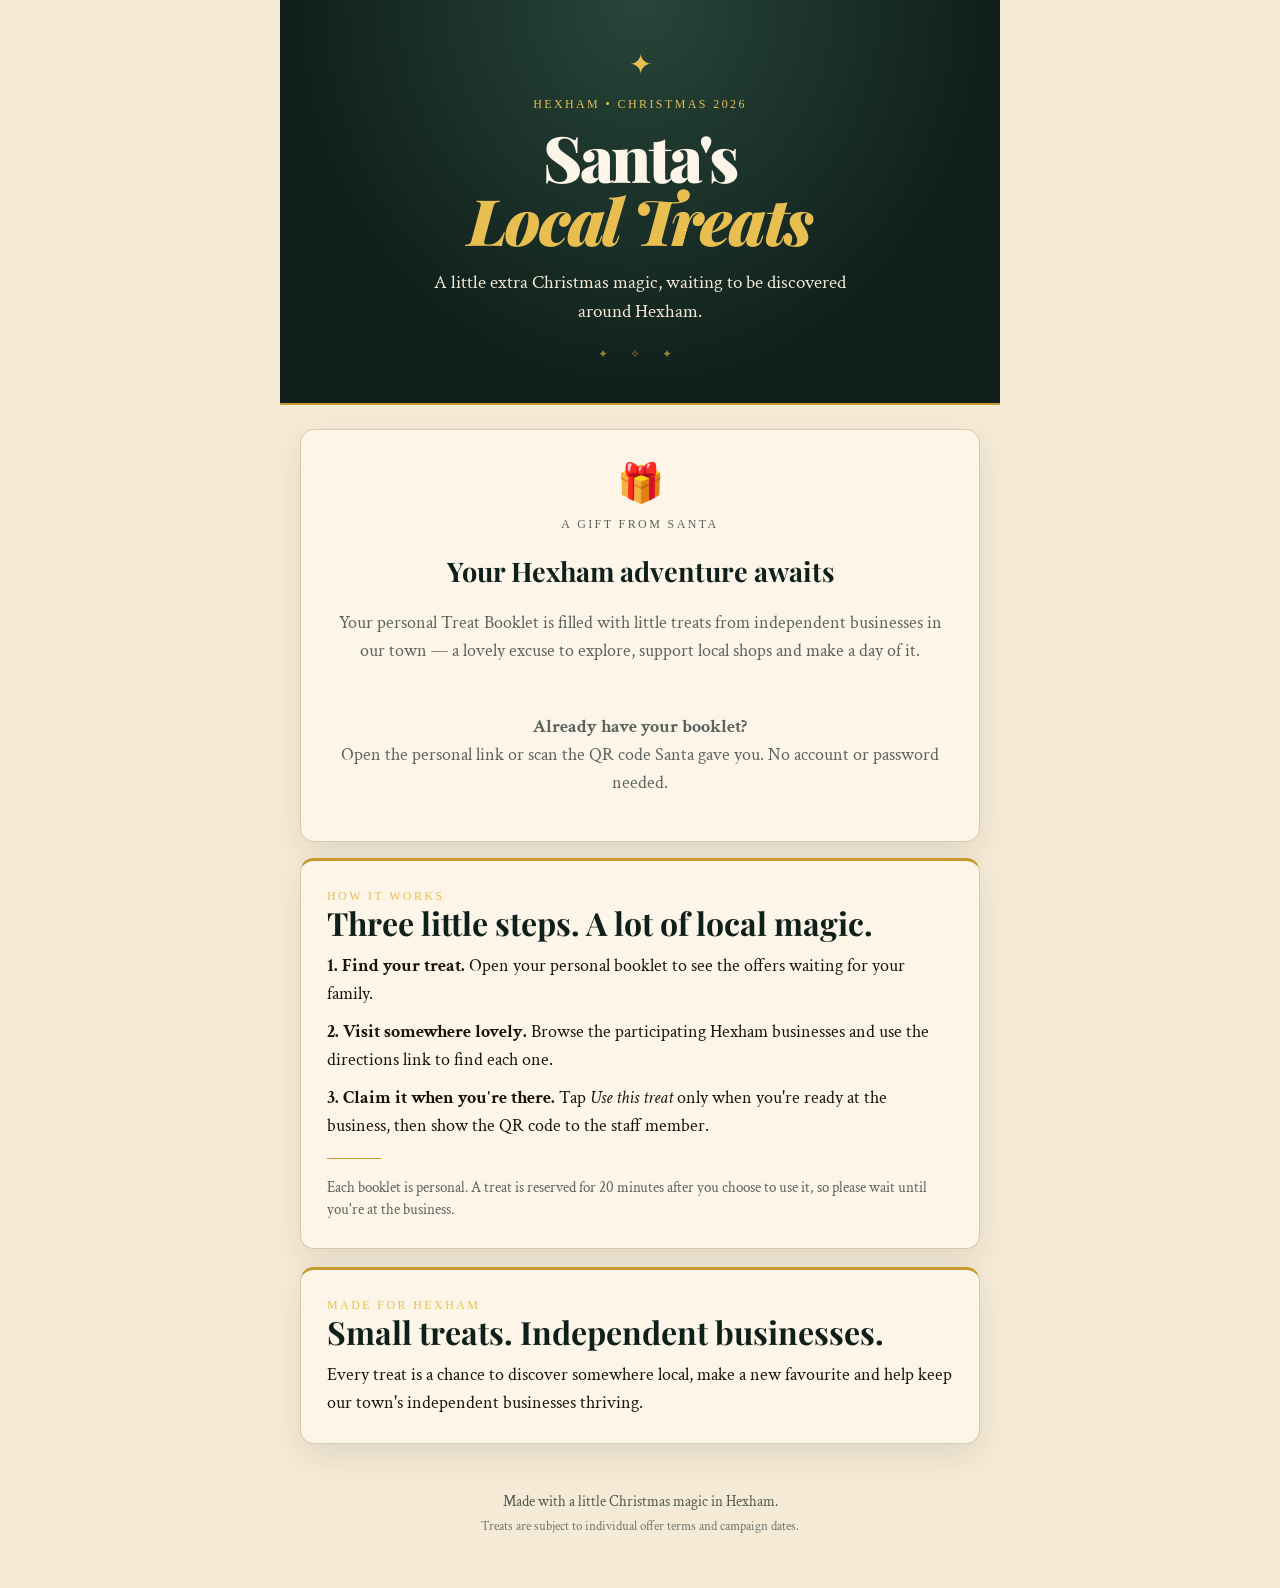
<file: index.html>
<!doctype html>
<html lang="en">
<head>
<meta charset="utf-8">
<meta name="viewport" content="width=device-width,initial-scale=1">
<meta name="theme-color" content="#0f1f1a">
<meta name="description" content="Discover your personal Santa's Local Treats booklet and enjoy a little extra Christmas magic from independent businesses in Hexham.">
<title>Santa's Local Treats | Hexham</title>
<link rel="preconnect" href="https://fonts.googleapis.com">
<link rel="preconnect" href="https://fonts.gstatic.com" crossorigin>
<link href="https://fonts.googleapis.com/css2?family=Playfair+Display:ital,wght@0,400;0,700;0,900;1,400;1,700&family=IM+Fell+English:ital@0;1&family=Crimson+Text:wght@400;600;700&display=swap" rel="stylesheet">
<link rel="stylesheet" href="/style.css">
</head>
<body>
<main>
<header class="hero">
<div class="mark" aria-hidden="true">✦</div>
<p class="eyebrow">HEXHAM • CHRISTMAS 2026</p>
<h1>Santa's<br><em>Local Treats</em></h1>
<p>A little extra Christmas magic, waiting to be discovered around Hexham.</p>
</header>
<section class="card state">
<div class="gift" aria-hidden="true">🎁</div>
<p class="eyebrow">A GIFT FROM SANTA</p>
<h2>Your Hexham adventure awaits</h2>
<p>Your personal Treat Booklet is filled with little treats from independent businesses in our town — a lovely excuse to explore, support local shops and make a day of it.</p>
<div style="height:12px"></div>
<p><strong>Already have your booklet?</strong><br>Open the personal link or scan the QR code Santa gave you. No account or password needed.</p>
</section>
<section class="card welcome" style="margin-top:16px">
<p class="eyebrow">HOW IT WORKS</p>
<h2>Three little steps. A lot of local magic.</h2>
<p><strong>1. Find your treat.</strong> Open your personal booklet to see the offers waiting for your family.</p>
<div style="height:10px"></div>
<p><strong>2. Visit somewhere lovely.</strong> Browse the participating Hexham businesses and use the directions link to find each one.</p>
<div style="height:10px"></div>
<p><strong>3. Claim it when you're there.</strong> Tap <em>Use this treat</em> only when you're ready at the business, then show the QR code to the staff member.</p>
<hr>
<small>Each booklet is personal. A treat is reserved for 20 minutes after you choose to use it, so please wait until you're at the business.</small>
</section>
<section class="card welcome">
<p class="eyebrow">MADE FOR HEXHAM</p>
<h2>Small treats. Independent businesses.</h2>
<p>Every treat is a chance to discover somewhere local, make a new favourite and help keep our town's independent businesses thriving.</p>
</section>
<footer>Made with a little Christmas magic in Hexham.<br><span>Treats are subject to individual offer terms and campaign dates.</span></footer>
</main>
</body>
</html>
</file>
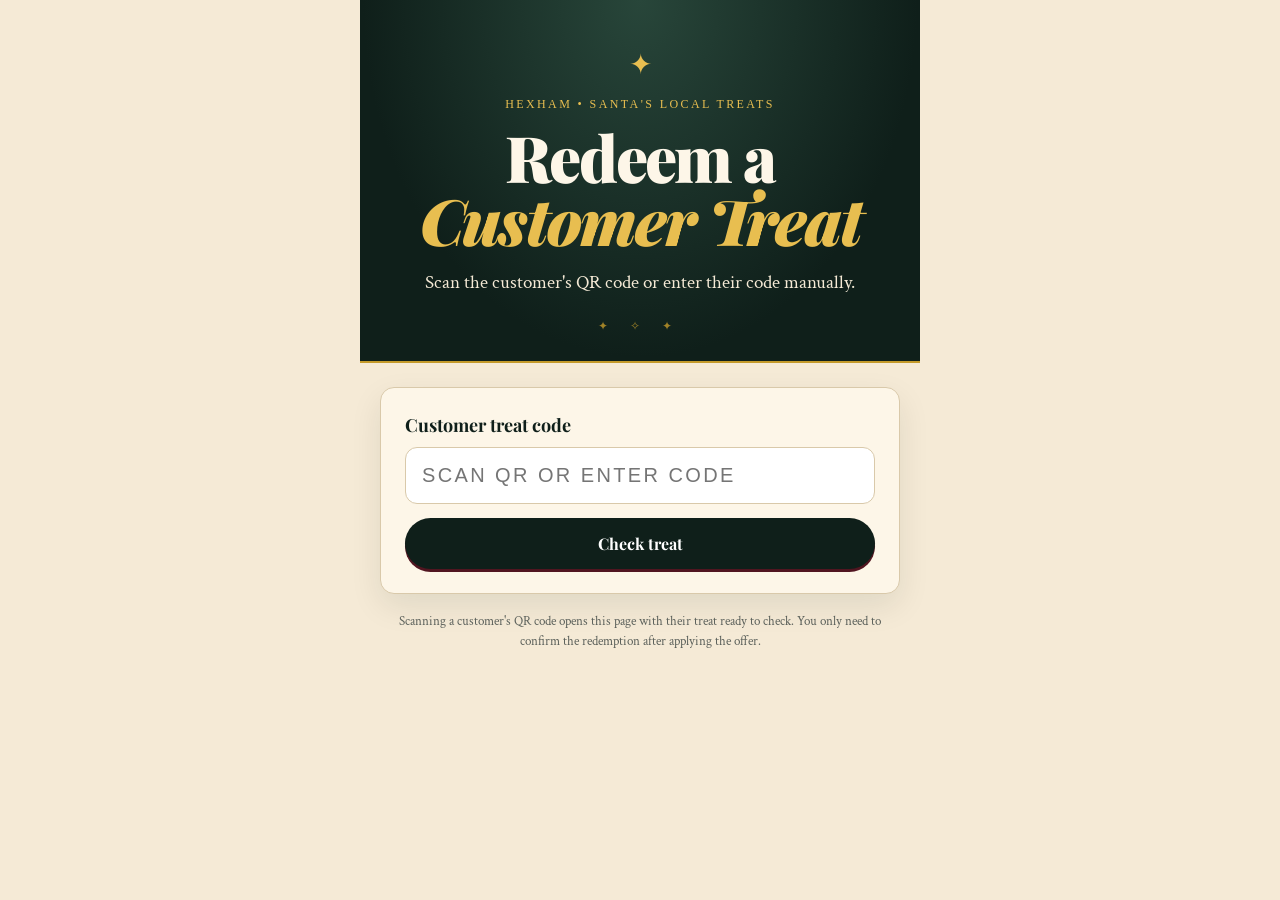
<file: business.html>
<!doctype html>
<html lang="en">
<head>
<meta charset="utf-8">
<meta name="viewport" content="width=device-width,initial-scale=1">
<meta name="theme-color" content="#0f1f1a">
<title>Redeem a Treat — Santa’s Local Treats</title>
<link rel="preconnect" href="https://fonts.googleapis.com">
<link rel="preconnect" href="https://fonts.gstatic.com" crossorigin>
<link href="https://fonts.googleapis.com/css2?family=Playfair+Display:ital,wght@0,400;0,700;0,900;1,400;1,700&family=IM+Fell+English:ital@0;1&family=Crimson+Text:wght@400;600;700&display=swap" rel="stylesheet">
<link rel="stylesheet" href="/style.css">
<style>
.business-page{max-width:560px;margin:auto}.business-page .hero{padding-bottom:24px}.lookup{padding:24px}
.lookup label{display:block;font-weight:700;color:var(--green);margin-bottom:8px}
.lookup input{width:100%;box-sizing:border-box;border:1px solid var(--line);border-radius:12px;background:white;padding:16px;font-size:20px;letter-spacing:.12em;text-transform:uppercase}
.lookup button{width:100%;border:0;border-radius:999px;padding:15px;margin-top:14px;background:var(--green);color:white;font-weight:700;font-size:16px}
.result{margin-top:16px}.valid{border:2px solid #547b62}.invalid{border:2px solid var(--red)}
.result .status{font-weight:800;letter-spacing:.12em;text-transform:uppercase;font-size:12px;color:#547b62}
.result h2{font:700 30px/1.1 Georgia,serif;color:var(--green);margin:8px 0}.result .code{margin-top:18px}
.help{text-align:center;color:var(--muted);font-size:13px;line-height:1.5;margin-top:18px}
.confirm-business{background:var(--green)!important;color:#fff!important}
</style>
</head>
<body>
<main class="business-page">
<header class="hero">
<div class="mark">✦</div>
<p class="eyebrow">HEXHAM • SANTA'S LOCAL TREATS</p>
<h1>Redeem a<br><em>Customer Treat</em></h1>
<p>Scan the customer's QR code or enter their code manually.</p>
</header>
<section class="card lookup">
<label for="code">Customer treat code</label>
<input id="code" autocomplete="off" autocapitalize="characters" placeholder="Scan QR or enter code" maxlength="20">
<button id="check">Check treat</button>
<div id="result" class="result hidden"></div>
</section>
<p class="help">Scanning a customer's QR code opens this page with their treat ready to check. You only need to confirm the redemption after applying the offer.</p>
</main>
<script src="/business.js"></script>
</body>
</html>
</file>
<file: style.css>
:root{--cream:#f5f0e5;--paper:#fffdf7;--green:#193c31;--red:#9c3f36;--ink:#26302b;--muted:#70766f;--line:#ddd5c5}*{box-sizing:border-box}body{margin:0;background:var(--cream);color:var(--ink);font-family:Arial,sans-serif}body:before{content:"";position:fixed;inset:0;pointer-events:none;opacity:.12;background-image:radial-gradient(#777 .5px,transparent .5px);background-size:7px 7px}main{width:min(680px,100%);margin:auto;padding:25px 17px 50px}.hero{text-align:center;padding:12px 10px 28px}.mark{font-size:28px;color:var(--red)}.eyebrow{letter-spacing:.16em;font-size:10px;font-weight:700;color:var(--red);margin:0 0 10px}.hero h1{font:700 clamp(43px,12vw,68px)/.9 Georgia,serif;color:var(--green);margin:0}.hero h1 em{font-style:normal;color:var(--red)}.hero>p:last-child{max-width:480px;margin:18px auto 0;line-height:1.55;color:#59615b}.card,.offer{background:var(--paper);border:1px solid var(--line);border-radius:18px;box-shadow:0 8px 30px #574b3210}.card{padding:23px}.welcome{margin-bottom:15px}.welcome h2{font:700 29px Georgia,serif;color:var(--green);margin:0 0 9px}.welcome p{line-height:1.5;margin:0}.welcome hr{border:0;border-top:2px solid var(--red);width:48px;margin:17px 0}.welcome small{color:var(--muted);line-height:1.5}.offer{padding:20px;margin:14px 0;position:relative}.offer:after{content:"✦";position:absolute;right:17px;top:14px;color:#d6cbb9}.business{font-size:11px;letter-spacing:.09em;text-transform:uppercase;font-weight:700;color:var(--red);margin-bottom:7px}.offer h3{font:700 24px/1.12 Georgia,serif;color:var(--green);margin:0 32px 9px 0}.offer p{line-height:1.5;margin:0 0 10px}.meta{font-size:12px;color:var(--muted);line-height:1.5}.offer button{width:100%;border:0;border-radius:999px;padding:13px;margin-top:15px;background:var(--green);color:#fff;font-weight:700;font-size:15px;cursor:pointer}.offer button:disabled{opacity:.55}.used{border-style:dashed}.badge{display:inline-block;margin-top:14px;border:1px solid #bbb3a5;border-radius:999px;padding:5px 9px;font-size:10px;font-weight:700;letter-spacing:.08em;text-transform:uppercase;color:#69655d}.code{margin-top:10px;padding:12px;border-radius:10px;background:#eee9dd;text-align:center;font-weight:700;letter-spacing:.14em}.state{text-align:center;padding:40px 20px}.state h2{font:700 27px Georgia,serif;color:var(--green)}.state p{color:var(--muted)}.gift{font-size:40px}.spinner{width:28px;height:28px;border:3px solid #d8d0c0;border-top-color:var(--red);border-radius:50%;margin:0 auto 15px;animation:spin .8s linear infinite}@keyframes spin{to{transform:rotate(360deg)}}.hidden{display:none!important}footer{text-align:center;padding:28px 10px;color:#666;font-size:12px;line-height:1.7}footer span{font-size:10px;color:#8b8a83}
.confirm-backdrop{position:fixed;inset:0;background:#193c31aa;backdrop-filter:blur(3px);z-index:20}
.confirm-card{position:fixed;z-index:21;left:50%;top:50%;transform:translate(-50%,-50%);width:min(500px,calc(100% - 34px));background:var(--paper);border:1px solid var(--line);border-radius:20px;box-shadow:0 20px 60px #193c3150;padding:28px;text-align:center}
.confirm-card .gift{font-size:38px;margin-bottom:8px}
.confirm-card .eyebrow{margin-bottom:9px}
.confirm-card h2{font:700 28px/1.1 Georgia,serif;color:var(--green);margin:0 0 12px}
.confirm-card p:not(.eyebrow){line-height:1.5;color:var(--muted)}
.confirm-actions{display:grid;grid-template-columns:1fr 1fr;gap:10px;margin-top:22px}
.confirm-actions button{border:0;border-radius:999px;padding:14px;font-weight:700;font-size:14px;cursor:pointer}
.confirm-actions .cancel{background:#eee9dd;color:var(--ink)}
.confirm-actions .confirm{background:var(--green);color:#fff}
.show-code{text-align:center;margin-top:18px!important;color:var(--red)!important;font-size:12px!important;letter-spacing:.06em}
.used .code{font-size:21px;padding:16px;letter-spacing:.18em}

.fallback-redeem{width:100%;margin-top:12px;background:transparent!important;color:var(--green)!important;border:1px solid var(--green)!important}
.fallback-help{text-align:center;font-size:12px}


/* Hexham Santa Experience visual system — accessible, mobile-first refresh */
:root{
  --cream:#f5ead6;--paper:#fdf6e8;--green:#0f1f1a;--red:#7a1f2e;
  --gold:#c49a2a;--gold-light:#e8be50;--ink:#1a1208;--muted:#5d625c;--line:#d9c9aa;
  --shadow:0 12px 32px rgba(15,31,26,.09);
}
*{box-sizing:border-box}
body{background:var(--cream);color:var(--ink);font-family:'Crimson Text',Georgia,serif;font-size:18px;line-height:1.55}
body:before{opacity:.055;background-image:radial-gradient(#6b5c40 .45px,transparent .55px);background-size:8px 8px}
main{width:min(720px,100%);padding:0 16px 38px}
.hero{position:relative;isolation:isolate;margin:0 -16px 24px;padding:36px 20px 34px;background:radial-gradient(ellipse at 50% 0%,#28463a 0%,var(--green) 70%);color:var(--cream);border-bottom:2px solid var(--gold);overflow:hidden}
.hero:after{content:"✦  ✧  ✦";display:block;color:var(--gold);letter-spacing:.8em;font-size:12px;margin:20px auto 0;opacity:.8}
.mark{font-size:28px;color:var(--gold-light);margin-bottom:8px}
.eyebrow{font-family:'IM Fell English',Georgia,serif;letter-spacing:.2em;font-size:12px;font-weight:400;color:var(--gold-light);margin:0 0 12px}
.hero h1{font-family:'Playfair Display',Georgia,serif;font-size:clamp(42px,11vw,64px);font-weight:900;line-height:.98;letter-spacing:-.035em;color:var(--paper);margin:0}
.hero h1 em{font-family:'Playfair Display',Georgia,serif;font-style:italic;color:var(--gold-light)}
.hero>p:last-child{max-width:430px;margin:18px auto 0;color:#f5ead6;line-height:1.5;font-size:19px}
.card,.offer{background:var(--paper);border:1px solid var(--line);border-radius:14px;box-shadow:var(--shadow)}
.card{padding:22px}
.welcome{border-top:3px solid var(--gold);margin-bottom:18px}
.welcome h2,.state h2,.confirm-card h2{font-family:'Playfair Display',Georgia,serif;font-weight:700;color:var(--green);line-height:1.15}
.welcome h2{font-size:clamp(25px,6vw,32px);margin:0 0 10px}
.welcome p{line-height:1.55}
.welcome hr{border:0;border-top:1px solid var(--gold);width:54px;margin:18px 0}
.welcome small{font-size:15px;color:var(--muted);line-height:1.5;display:block}
.offer{padding:20px;margin:16px 0;border-radius:14px;border-left:4px solid var(--gold);position:relative}
.offer:after{content:"✦";position:absolute;right:17px;top:12px;color:#c8b17c;font-size:15px}
.business{font-family:'IM Fell English',Georgia,serif;font-size:13px;letter-spacing:.12em;text-transform:uppercase;font-weight:400;color:var(--red);margin-bottom:7px;padding-right:30px}
.offer h3{font-family:'Playfair Display',Georgia,serif;font-size:clamp(23px,5vw,28px);line-height:1.15;color:var(--green);margin:0 28px 10px 0}
.offer p{line-height:1.5;margin:0 0 10px}
.meta{font-size:14px;color:var(--muted);line-height:1.45}
.offer .offer-location{display:flex;align-items:center;gap:8px;flex-wrap:wrap;margin:13px 0 4px;padding-top:12px;border-top:1px solid #e6dbc5;font-size:15px;color:var(--ink)}
.offer .directions-link{display:inline-flex;align-items:center;justify-content:center;min-height:42px;padding:8px 12px;border:1px solid var(--green);border-radius:8px;color:var(--green);text-decoration:none;font-weight:700;font-size:14px}
.offer .directions-link:focus-visible,.offer button:focus-visible,.confirm-actions button:focus-visible,a:focus-visible{outline:3px solid var(--gold);outline-offset:3px}
.offer button{width:100%;min-height:50px;border:0;border-radius:8px;padding:13px 16px;margin-top:15px;background:var(--red);color:#fff;font-weight:700;font-family:'Playfair Display',Georgia,serif;font-size:16px;letter-spacing:.01em;cursor:pointer;box-shadow:0 3px 0 #511520}
.offer button:active{transform:translateY(1px);box-shadow:0 2px 0 #511520}
.offer button:disabled{opacity:.55}
.used{border-left-color:#547b62;background:#fbfcf7}
.badge{display:inline-block;margin-top:12px;border:1px solid #8ba18b;border-radius:999px;padding:6px 10px;font-size:11px;font-weight:700;letter-spacing:.08em;text-transform:uppercase;color:#28552f;background:#edf4e9}
.code{margin-top:12px;padding:14px;border-radius:8px;background:#eee3cc;color:var(--green);text-align:center;font-size:19px;font-weight:700;letter-spacing:.14em}
.state{text-align:center;padding:32px 22px}
.state h2{font-size:27px}
.state p{color:var(--muted);line-height:1.55}
.gift{font-size:38px}
footer{text-align:center;padding:28px 10px 12px;color:#525950;font-family:'Crimson Text',Georgia,serif;font-size:15px;line-height:1.6}
footer span{font-size:13px;color:#70766f}
.confirm-backdrop{background:rgba(15,31,26,.82);backdrop-filter:blur(4px)}
.confirm-card{max-height:min(86vh,720px);overflow:auto;background:var(--paper);border:1px solid var(--gold);border-radius:14px;box-shadow:0 24px 70px #0f1f1a70;padding:26px}
.confirm-card .gift{margin-bottom:6px}
.confirm-card h2{font-size:clamp(24px,6vw,31px);margin:0 0 12px}
.confirm-card p:not(.eyebrow){line-height:1.5;color:var(--muted)}
.confirm-actions{gap:10px;margin-top:20px}
.confirm-actions button{min-height:48px;border-radius:8px;padding:12px 10px;font-family:'Playfair Display',Georgia,serif}
.confirm-actions .cancel{background:#eee3cc;color:var(--ink)}
.confirm-actions .confirm{background:var(--red);color:#fff}
.show-code{text-align:center;margin-top:18px!important;color:var(--red)!important;font-size:13px!important;letter-spacing:.05em}
.qr-wrap{display:flex;justify-content:center;margin:14px auto 8px}
.qr-wrap img{width:min(230px,70vw);height:auto;border:8px solid white;border-radius:8px}
.qr-help{text-align:center}
.used .code{font-size:21px;padding:16px;letter-spacing:.18em}
.fallback-redeem{background:transparent!important;color:var(--green)!important;border:1px solid var(--green)!important;box-shadow:none!important}
.fallback-help{text-align:center;font-size:13px}
.family-banner{display:table;max-width:100%;margin:16px auto 0;padding:9px 15px;border:1px solid rgba(232,190,80,.65);border-radius:7px;background:rgba(122,31,46,.65);color:var(--gold-light);font-family:'Playfair Display',Georgia,serif;font-size:16px;overflow-wrap:anywhere}
.booklet-progress{margin-top:18px;padding:14px 15px;border:1px solid rgba(196,154,42,.5);border-radius:10px;background:#f4ead6}
.booklet-progress-top{display:flex;justify-content:space-between;gap:10px;align-items:baseline;font-size:15px;color:var(--green);font-weight:700}
.progress-track{height:7px;border-radius:99px;background:#ded1b8;overflow:hidden;margin-top:10px}
.progress-fill{height:100%;width:0;background:var(--red);border-radius:99px;transition:width .35s ease}
.offer-list-heading{display:flex;justify-content:space-between;align-items:baseline;gap:10px;margin:22px 2px 6px}
.offer-list-heading h2{font:700 25px 'Playfair Display',Georgia,serif;color:var(--green);margin:0}
.offer-list-heading span{font-size:14px;color:var(--muted)}
.booklet-tip{padding:14px 15px;margin:0 0 18px;border-left:3px solid var(--gold);background:#eee3cc;border-radius:0 8px 8px 0;font-size:15px;line-height:1.45;color:#38443c}
.business-page .hero{padding-bottom:30px}
.lookup label{display:block;font-family:'Playfair Display',Georgia,serif;font-weight:700;color:var(--green);margin-bottom:8px}
.lookup input{min-height:54px;border:1px solid var(--line);border-radius:8px;background:white;padding:14px;font-family:Arial,sans-serif;font-size:20px;letter-spacing:.12em;text-transform:uppercase}
.lookup button{min-height:50px;border-radius:8px;margin-top:14px;background:var(--red);font-family:'Playfair Display',Georgia,serif;box-shadow:0 3px 0 #511520}
.result{margin-top:16px}.valid{border:2px solid #547b62}.invalid{border:2px solid var(--red)}
.result .status{font-weight:800;letter-spacing:.08em;text-transform:uppercase;font-size:12px;color:#28552f}
.result h2{font:700 28px/1.1 'Playfair Display',Georgia,serif;color:var(--green);margin:8px 0}
.result .code{margin-top:18px}
.help{text-align:center;color:var(--muted);font-size:14px;line-height:1.5;margin-top:18px}
.confirm-business{background:var(--green)!important;color:#fff!important;box-shadow:0 3px 0 #08120f!important}
@media(min-width:620px){main{padding-left:20px;padding-right:20px}.hero{margin-left:-20px;margin-right:-20px;padding:44px 28px 38px}.offer{padding:24px}.card{padding:26px}}
@media(max-width:380px){.confirm-actions{grid-template-columns:1fr}.hero h1{font-size:42px}.offer{padding:17px}}
@media(prefers-reduced-motion:reduce){*,*::before,*::after{animation-duration:.01ms!important;animation-iteration-count:1!important;scroll-behavior:auto!important;transition-duration:.01ms!important}}


/* Let families tuck away the active QR while browsing their booklet. */
.offer .qr-toggle{margin-top:12px;background:transparent;color:var(--green);border:1px solid var(--green);font-size:14px;padding:10px 13px}
.offer .qr-toggle:focus-visible{outline:3px solid var(--gold);outline-offset:3px}
.qr-preview.hidden{display:none!important}
</file>
